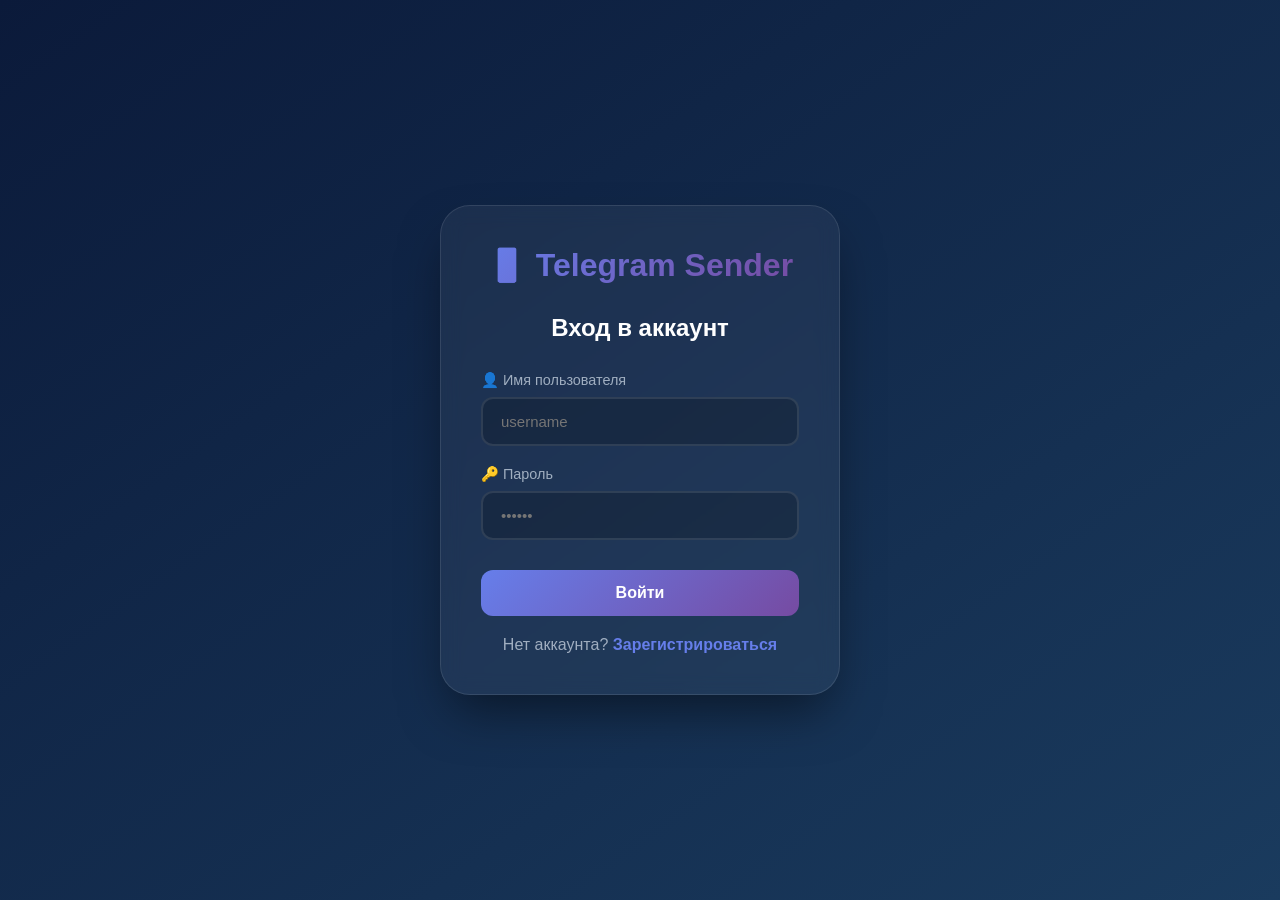
<file: спамсайт/templates/login.html>
<!DOCTYPE html>
<html lang="ru">
<head>
    <meta charset="UTF-8">
    <meta name="viewport" content="width=device-width, initial-scale=1.0">
    <title>Telegram Sender - Вход</title>
    <style>
        * {
            margin: 0;
            padding: 0;
            box-sizing: border-box;
        }

        body {
            font-family: 'Segoe UI', Tahoma, Geneva, Verdana, sans-serif;
            background: linear-gradient(145deg, #0b1a3a 0%, #1a3b5e 100%);
            min-height: 100vh;
            padding: 20px;
            display: flex;
            align-items: center;
            justify-content: center;
        }

        .auth-container {
            max-width: 400px;
            width: 100%;
            background: rgba(255, 255, 255, 0.05);
            backdrop-filter: blur(10px);
            border: 1px solid rgba(255, 255, 255, 0.1);
            border-radius: 30px;
            padding: 40px;
            box-shadow: 0 25px 50px -12px rgba(0, 0, 0, 0.5);
        }

        h1 {
            text-align: center;
            margin-bottom: 30px;
            font-size: 2em;
            background: linear-gradient(135deg, #667eea, #764ba2);
            -webkit-background-clip: text;
            -webkit-text-fill-color: transparent;
        }

        .form-group {
            margin-bottom: 20px;
        }

        label {
            display: block;
            margin-bottom: 8px;
            color: #a0aec0;
            font-weight: 500;
            font-size: 0.9em;
        }

        input {
            width: 100%;
            padding: 14px 18px;
            background: rgba(0, 0, 0, 0.2);
            border: 2px solid rgba(255, 255, 255, 0.1);
            border-radius: 12px;
            font-size: 15px;
            color: #fff;
            transition: all 0.3s;
        }

        input:focus {
            outline: none;
            border-color: #667eea;
            background: rgba(0, 0, 0, 0.3);
        }

        button {
            width: 100%;
            background: linear-gradient(135deg, #667eea 0%, #764ba2 100%);
            color: white;
            border: none;
            padding: 14px;
            border-radius: 12px;
            font-size: 16px;
            font-weight: 600;
            cursor: pointer;
            transition: all 0.3s;
            margin-top: 10px;
        }

        button:hover {
            transform: translateY(-2px);
            box-shadow: 0 10px 20px -5px rgba(102, 126, 234, 0.5);
        }

        .auth-links {
            text-align: center;
            margin-top: 20px;
            color: #a0aec0;
        }

        .auth-links a {
            color: #667eea;
            text-decoration: none;
            font-weight: 600;
        }

        .auth-links a:hover {
            text-decoration: underline;
        }

        .status {
            margin-top: 20px;
            padding: 12px;
            border-radius: 10px;
            text-align: center;
            font-weight: 500;
        }

        .status.error {
            background: rgba(245, 101, 101, 0.2);
            color: #feb2b2;
            border: 1px solid #f56565;
        }

        .status.success {
            background: rgba(72, 187, 120, 0.2);
            color: #9ae6b4;
            border: 1px solid #48bb78;
        }
    </style>
</head>
<body>
    <div class="auth-container">
        <h1>📱 Telegram Sender</h1>
        <h2 style="color: #fff; text-align: center; margin-bottom: 30px;">Вход в аккаунт</h2>
        
        <div class="form-group">
            <label>👤 Имя пользователя</label>
            <input type="text" id="username" placeholder="username">
        </div>
        
        <div class="form-group">
            <label>🔑 Пароль</label>
            <input type="password" id="password" placeholder="••••••">
        </div>
        
        <button onclick="login()">Войти</button>
        
        <div class="auth-links">
            Нет аккаунта? <a href="/register">Зарегистрироваться</a>
        </div>
        
        <div id="status" class="status" style="display: none;"></div>
    </div>

    <script>
        async function login() {
            const username = document.getElementById('username').value;
            const password = document.getElementById('password').value;
            const statusDiv = document.getElementById('status');
            
            if (!username || !password) {
                showStatus('Заполните все поля', 'error');
                return;
            }
            
            try {
                const response = await fetch('/api/auth/login', {
                    method: 'POST',
                    headers: {'Content-Type': 'application/json'},
                    body: JSON.stringify({username, password})
                });
                
                const data = await response.json();
                
                if (data.success) {
                    showStatus('Вход выполнен! Перенаправление...', 'success');
                    setTimeout(() => {
                        window.location.href = '/';
                    }, 1000);
                } else {
                    showStatus(data.error, 'error');
                }
            } catch (error) {
                showStatus('Ошибка соединения', 'error');
            }
        }
        
        function showStatus(message, type) {
            const statusDiv = document.getElementById('status');
            statusDiv.textContent = message;
            statusDiv.className = 'status ' + type;
            statusDiv.style.display = 'block';
            
            setTimeout(() => {
                statusDiv.style.display = 'none';
            }, 3000);
        }
    </script>
</body>
</html>
</file>
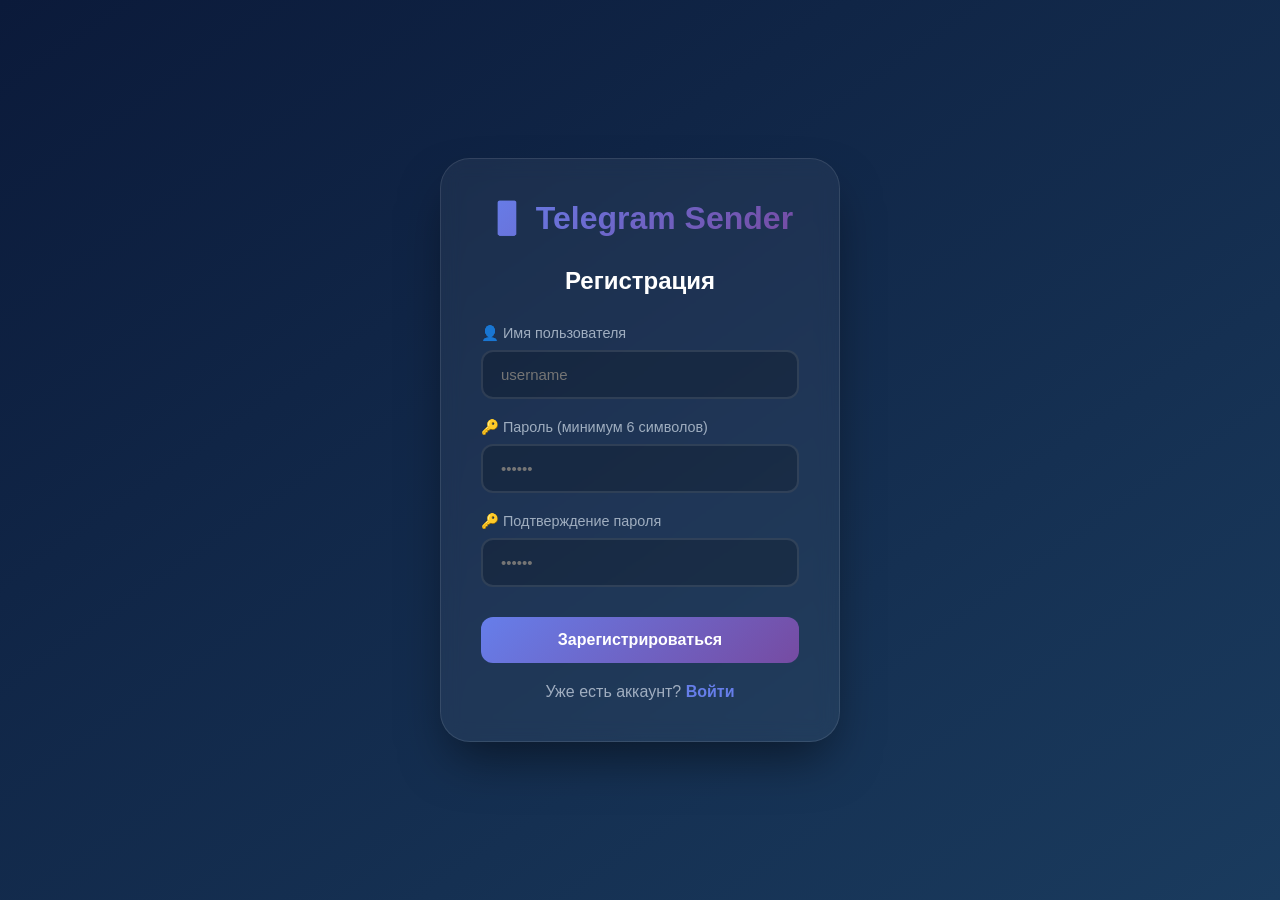
<file: спамсайт/templates/register.html>
<!DOCTYPE html>
<html lang="ru">
<head>
    <meta charset="UTF-8">
    <meta name="viewport" content="width=device-width, initial-scale=1.0">
    <title>Telegram Sender - Регистрация</title>
    <style>
        * {
            margin: 0;
            padding: 0;
            box-sizing: border-box;
        }

        body {
            font-family: 'Segoe UI', Tahoma, Geneva, Verdana, sans-serif;
            background: linear-gradient(145deg, #0b1a3a 0%, #1a3b5e 100%);
            min-height: 100vh;
            padding: 20px;
            display: flex;
            align-items: center;
            justify-content: center;
        }

        .auth-container {
            max-width: 400px;
            width: 100%;
            background: rgba(255, 255, 255, 0.05);
            backdrop-filter: blur(10px);
            border: 1px solid rgba(255, 255, 255, 0.1);
            border-radius: 30px;
            padding: 40px;
            box-shadow: 0 25px 50px -12px rgba(0, 0, 0, 0.5);
        }

        h1 {
            text-align: center;
            margin-bottom: 30px;
            font-size: 2em;
            background: linear-gradient(135deg, #667eea, #764ba2);
            -webkit-background-clip: text;
            -webkit-text-fill-color: transparent;
        }

        .form-group {
            margin-bottom: 20px;
        }

        label {
            display: block;
            margin-bottom: 8px;
            color: #a0aec0;
            font-weight: 500;
            font-size: 0.9em;
        }

        input {
            width: 100%;
            padding: 14px 18px;
            background: rgba(0, 0, 0, 0.2);
            border: 2px solid rgba(255, 255, 255, 0.1);
            border-radius: 12px;
            font-size: 15px;
            color: #fff;
            transition: all 0.3s;
        }

        input:focus {
            outline: none;
            border-color: #667eea;
            background: rgba(0, 0, 0, 0.3);
        }

        button {
            width: 100%;
            background: linear-gradient(135deg, #667eea 0%, #764ba2 100%);
            color: white;
            border: none;
            padding: 14px;
            border-radius: 12px;
            font-size: 16px;
            font-weight: 600;
            cursor: pointer;
            transition: all 0.3s;
            margin-top: 10px;
        }

        button:hover {
            transform: translateY(-2px);
            box-shadow: 0 10px 20px -5px rgba(102, 126, 234, 0.5);
        }

        .auth-links {
            text-align: center;
            margin-top: 20px;
            color: #a0aec0;
        }

        .auth-links a {
            color: #667eea;
            text-decoration: none;
            font-weight: 600;
        }

        .auth-links a:hover {
            text-decoration: underline;
        }

        .status {
            margin-top: 20px;
            padding: 12px;
            border-radius: 10px;
            text-align: center;
            font-weight: 500;
        }

        .status.error {
            background: rgba(245, 101, 101, 0.2);
            color: #feb2b2;
            border: 1px solid #f56565;
        }

        .status.success {
            background: rgba(72, 187, 120, 0.2);
            color: #9ae6b4;
            border: 1px solid #48bb78;
        }
    </style>
</head>
<body>
    <div class="auth-container">
        <h1>📱 Telegram Sender</h1>
        <h2 style="color: #fff; text-align: center; margin-bottom: 30px;">Регистрация</h2>
        
        <div class="form-group">
            <label>👤 Имя пользователя</label>
            <input type="text" id="username" placeholder="username">
        </div>
        
        <div class="form-group">
            <label>🔑 Пароль (минимум 6 символов)</label>
            <input type="password" id="password" placeholder="••••••">
        </div>
        
        <div class="form-group">
            <label>🔑 Подтверждение пароля</label>
            <input type="password" id="confirm_password" placeholder="••••••">
        </div>
        
        <button onclick="register()">Зарегистрироваться</button>
        
        <div class="auth-links">
            Уже есть аккаунт? <a href="/login">Войти</a>
        </div>
        
        <div id="status" class="status" style="display: none;"></div>
    </div>

    <script>
        async function register() {
            const username = document.getElementById('username').value;
            const password = document.getElementById('password').value;
            const confirm = document.getElementById('confirm_password').value;
            const statusDiv = document.getElementById('status');
            
            if (!username || !password || !confirm) {
                showStatus('Заполните все поля', 'error');
                return;
            }
            
            if (password !== confirm) {
                showStatus('Пароли не совпадают', 'error');
                return;
            }
            
            if (password.length < 6) {
                showStatus('Пароль должен быть минимум 6 символов', 'error');
                return;
            }
            
            try {
                const response = await fetch('/api/auth/register', {
                    method: 'POST',
                    headers: {'Content-Type': 'application/json'},
                    body: JSON.stringify({username, password})
                });
                
                const data = await response.json();
                
                if (data.success) {
                    showStatus('Регистрация успешна! Перенаправление...', 'success');
                    setTimeout(() => {
                        window.location.href = '/login';
                    }, 1500);
                } else {
                    showStatus(data.error, 'error');
                }
            } catch (error) {
                showStatus('Ошибка соединения', 'error');
            }
        }
        
        function showStatus(message, type) {
            const statusDiv = document.getElementById('status');
            statusDiv.textContent = message;
            statusDiv.className = 'status ' + type;
            statusDiv.style.display = 'block';
            
            setTimeout(() => {
                statusDiv.style.display = 'none';
            }, 3000);
        }
    </script>
</body>
</html>
</file>
